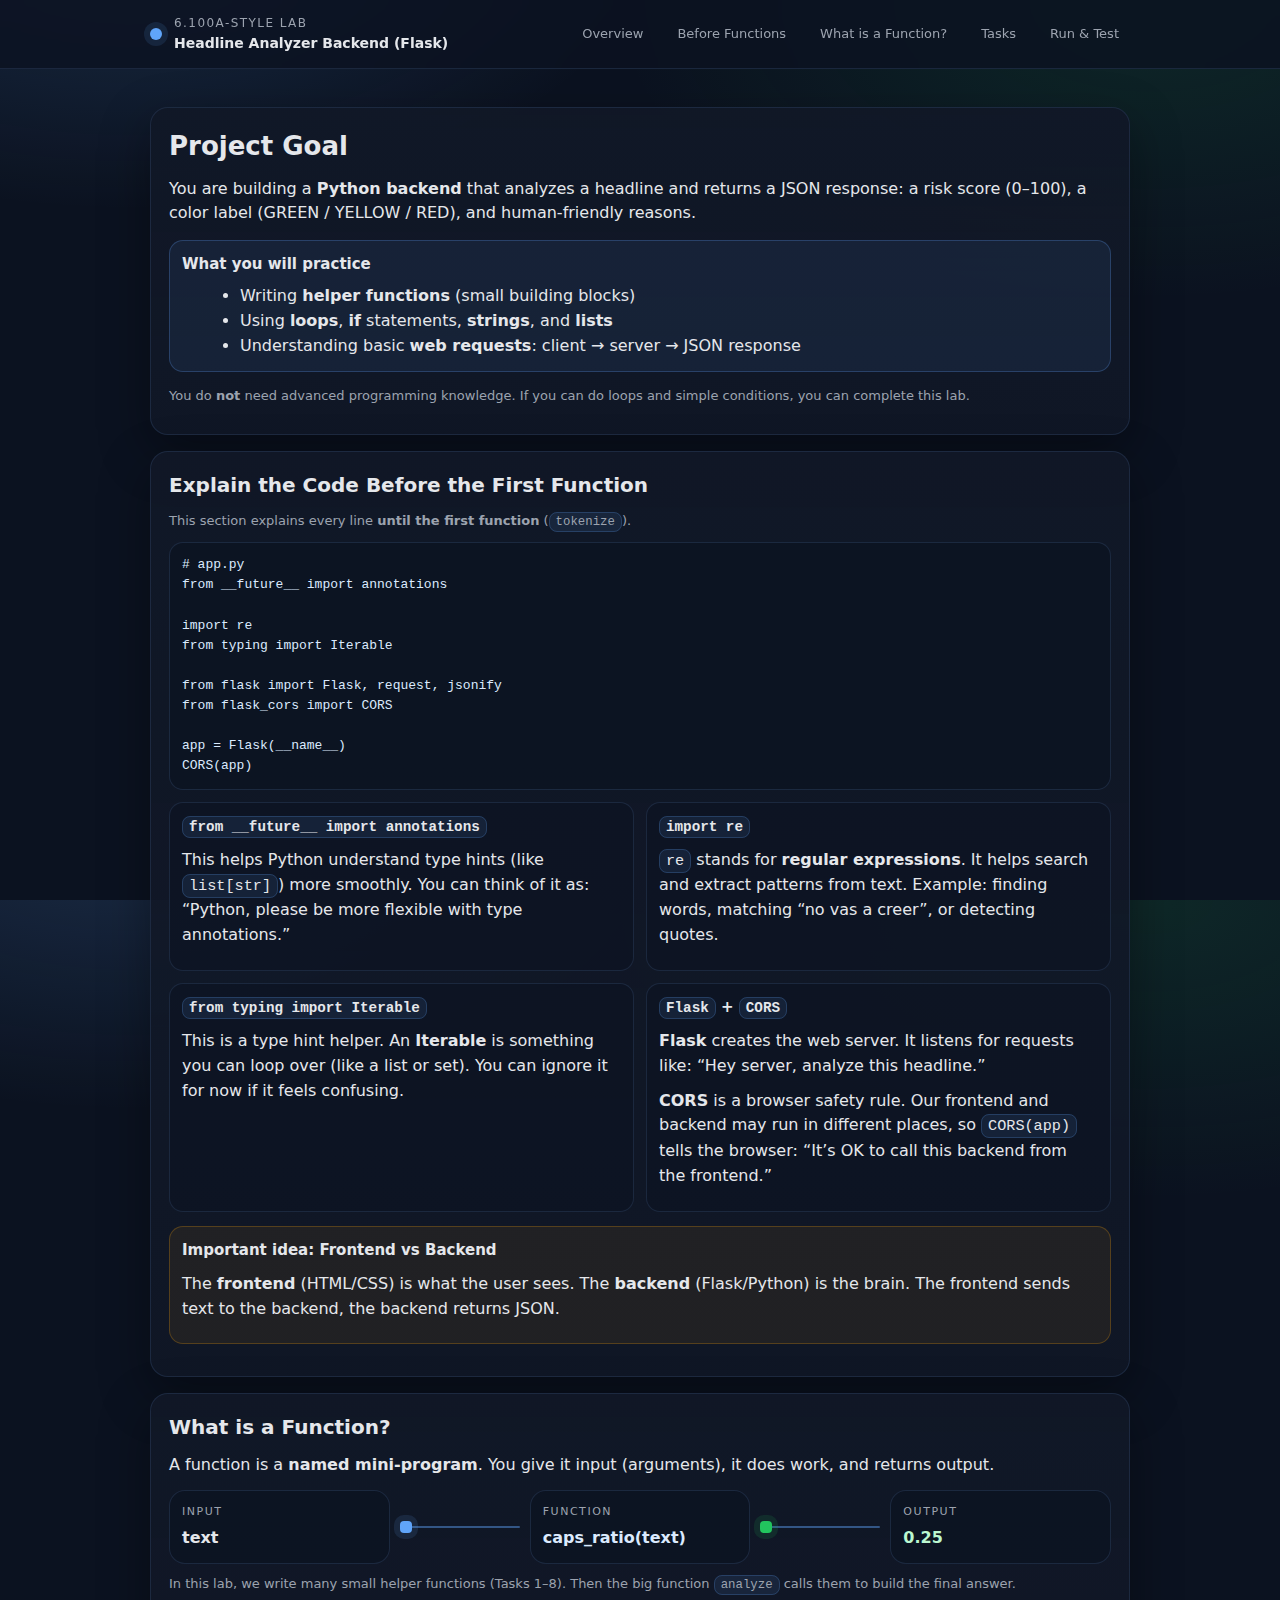
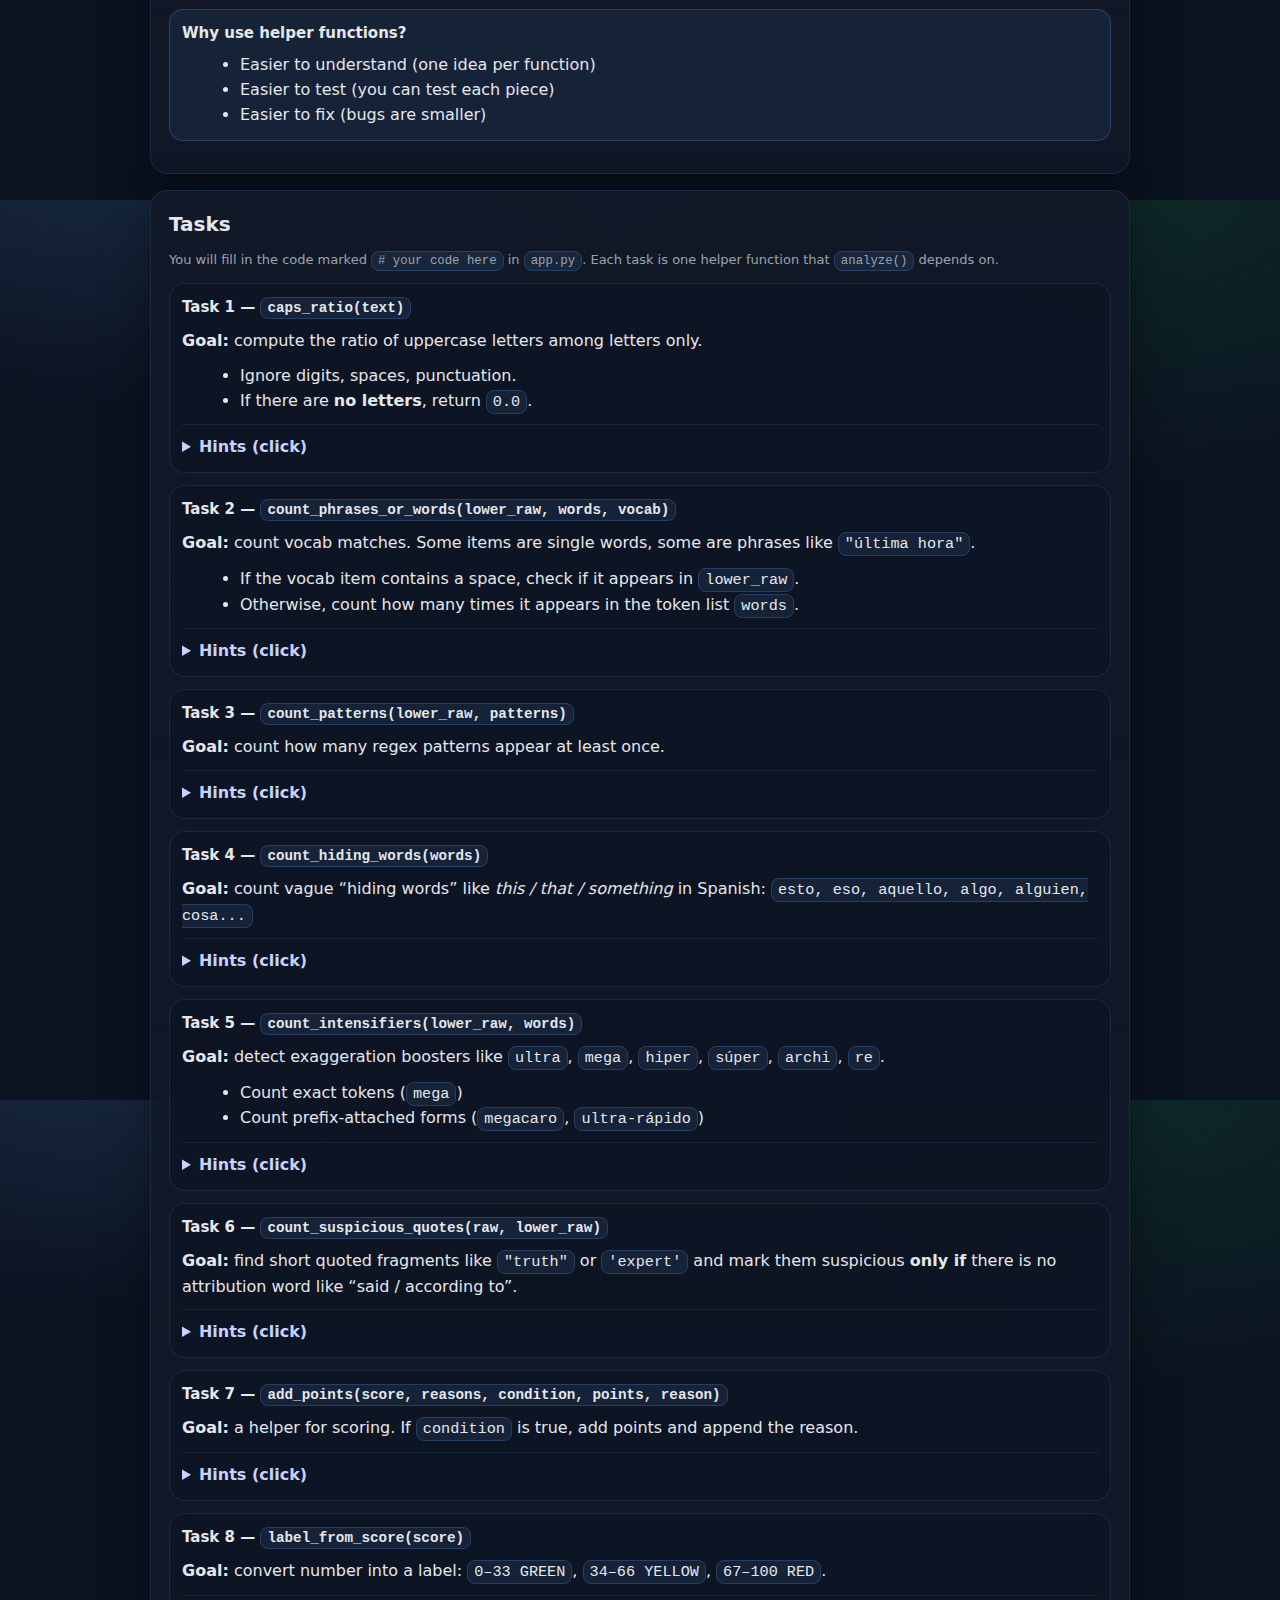
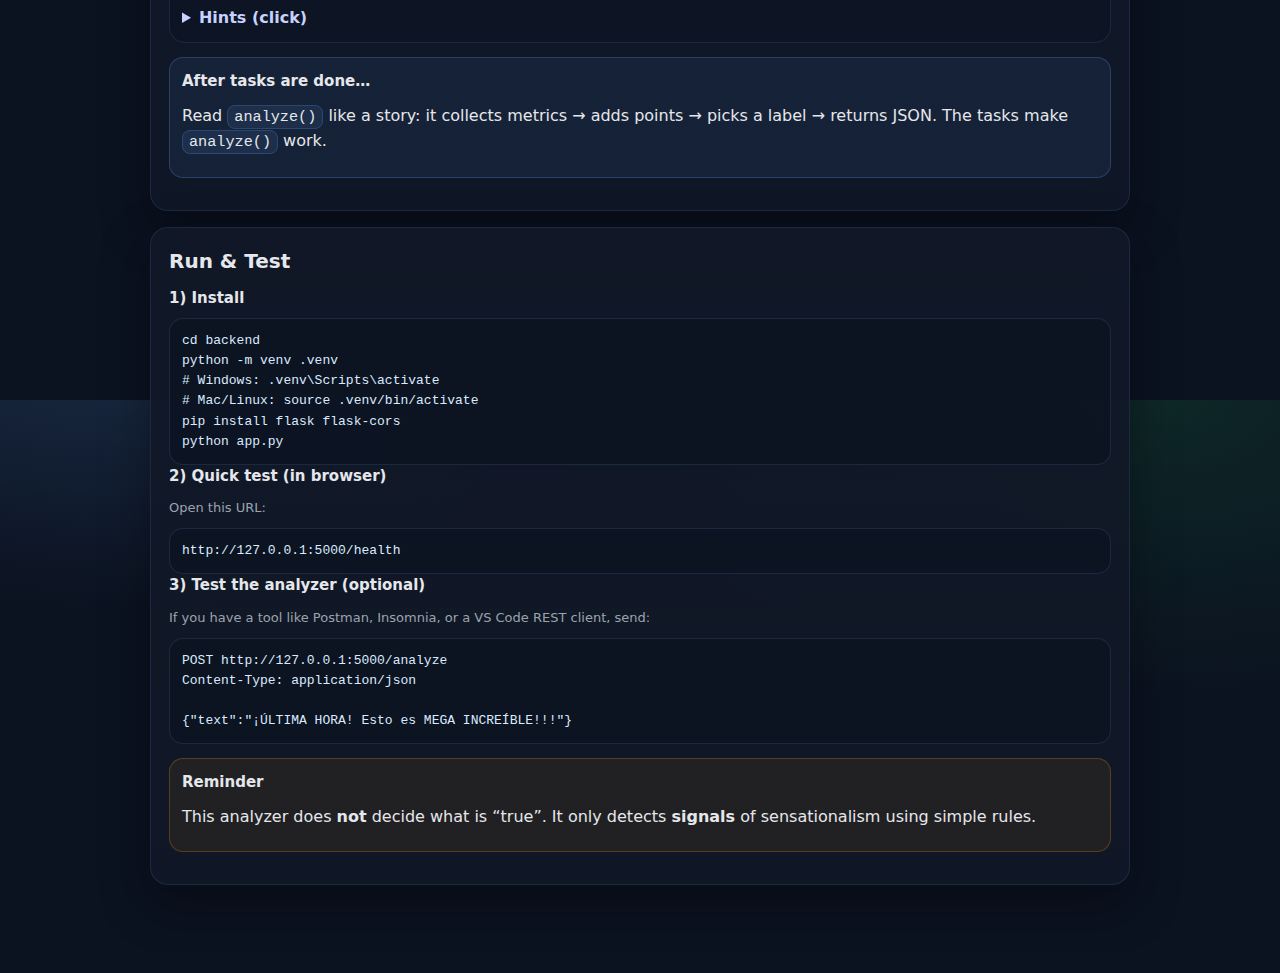
<file: index.html>
<!-- instructions.html -->
<!doctype html>
<html lang="en">
<head>
  <meta charset="utf-8" />
  <meta name="viewport" content="width=device-width, initial-scale=1" />
  <title>6.100A-Style Lab: Headline Analyzer (Python + Flask)</title>
  <link rel="stylesheet" href=".\instructions.css" />
</head>

<body>
  <header class="topbar">
    <div class="wrap">
      <div class="brand">
        <div class="dot"></div>
        <div>
          <div class="course">6.100A-style Lab</div>
          <div class="title">Headline Analyzer Backend (Flask)</div>
        </div>
      </div>
      <nav class="nav">
        <a href="#overview">Overview</a>
        <a href="#precode">Before Functions</a>
        <a href="#functions">What is a Function?</a>
        <a href="#tasks">Tasks</a>
        <a href="#run">Run & Test</a>
      </nav>
    </div>
  </header>

  <main class="wrap">
    <section id="overview" class="card">
      <h1>Project Goal</h1>
      <p>
        You are building a <b>Python backend</b> that analyzes a headline and returns a JSON response:
        a risk score (0–100), a color label (GREEN / YELLOW / RED), and human-friendly reasons.
      </p>

      <div class="callout">
        <h3>What you will practice</h3>
        <ul>
          <li>Writing <b>helper functions</b> (small building blocks)</li>
          <li>Using <b>loops</b>, <b>if</b> statements, <b>strings</b>, and <b>lists</b></li>
          <li>Understanding basic <b>web requests</b>: client → server → JSON response</li>
        </ul>
      </div>

      <p class="small">
        You do <b>not</b> need advanced programming knowledge. If you can do loops and simple conditions,
        you can complete this lab.
      </p>
    </section>

    <section id="precode" class="card">
      <h2>Explain the Code Before the First Function</h2>
      <p class="small">This section explains every line <b>until the first function</b> (<code>tokenize</code>).</p>

      <div class="codebox">
<pre><code># app.py
from __future__ import annotations

import re
from typing import Iterable

from flask import Flask, request, jsonify
from flask_cors import CORS

app = Flask(__name__)
CORS(app)
</code></pre>
      </div>

      <div class="grid2">
        <div class="note">
          <h3><code>from __future__ import annotations</code></h3>
          <p>
            This helps Python understand type hints (like <code>list[str]</code>) more smoothly.
            You can think of it as: “Python, please be more flexible with type annotations.”
          </p>
        </div>

        <div class="note">
          <h3><code>import re</code></h3>
          <p>
            <code>re</code> stands for <b>regular expressions</b>. It helps search and extract patterns from text.
            Example: finding words, matching “no vas a creer”, or detecting quotes.
          </p>
        </div>

        <div class="note">
          <h3><code>from typing import Iterable</code></h3>
          <p>
            This is a type hint helper. An <b>Iterable</b> is something you can loop over (like a list or set).
            You can ignore it for now if it feels confusing.
          </p>
        </div>

        <div class="note">
          <h3><code>Flask</code> + <code>CORS</code></h3>
          <p>
            <b>Flask</b> creates the web server. It listens for requests like:
            “Hey server, analyze this headline.”
          </p>
          <p>
            <b>CORS</b> is a browser safety rule. Our frontend and backend may run in different places,
            so <code>CORS(app)</code> tells the browser: “It’s OK to call this backend from the frontend.”
          </p>
        </div>
      </div>

      <div class="callout warn">
        <h3>Important idea: Frontend vs Backend</h3>
        <p>
          The <b>frontend</b> (HTML/CSS) is what the user sees. The <b>backend</b> (Flask/Python) is the brain.
          The frontend sends text to the backend, the backend returns JSON.
        </p>
      </div>
    </section>

    <section id="functions" class="card">
      <h2>What is a Function?</h2>
      <p>
        A function is a <b>named mini-program</b>. You give it input (arguments), it does work, and returns output.
      </p>

      <div class="func-visual">
        <div class="pipe">
          <div class="node input">
            <div class="cap">INPUT</div>
            <div class="body">text</div>
          </div>

          <div class="arrow">
            <div class="car" aria-hidden="true"></div>
            <div class="line"></div>
          </div>

          <div class="node func">
            <div class="cap">FUNCTION</div>
            <div class="body">caps_ratio(text)</div>
          </div>

          <div class="arrow">
            <div class="car car2" aria-hidden="true"></div>
            <div class="line"></div>
          </div>

          <div class="node output">
            <div class="cap">OUTPUT</div>
            <div class="body">0.25</div>
          </div>
        </div>

        <p class="small">
          In this lab, we write many small helper functions (Tasks 1–8). Then the big function
          <code>analyze</code> calls them to build the final answer.
        </p>
      </div>

      <div class="callout">
        <h3>Why use helper functions?</h3>
        <ul>
          <li>Easier to understand (one idea per function)</li>
          <li>Easier to test (you can test each piece)</li>
          <li>Easier to fix (bugs are smaller)</li>
        </ul>
      </div>
    </section>

    <section id="tasks" class="card">
      <h2>Tasks</h2>
      <p class="small">
        You will fill in the code marked <code># your code here</code> in <code>app.py</code>.
        Each task is one helper function that <code>analyze()</code> depends on.
      </p>

      <div class="task">
        <h3>Task 1 — <code>caps_ratio(text)</code></h3>
        <p><b>Goal:</b> compute the ratio of uppercase letters among letters only.</p>
        <ul>
          <li>Ignore digits, spaces, punctuation.</li>
          <li>If there are <b>no letters</b>, return <code>0.0</code>.</li>
        </ul>
        <details>
          <summary>Hints (click)</summary>
          <ul>
            <li>Make a list: <code>letters = [c for c in text if c.isalpha()]</code></li>
            <li>Count uppercase with a loop or <code>sum(1 for c in letters if c.isupper())</code></li>
            <li>Return <code>caps / len(letters)</code></li>
          </ul>
        </details>
      </div>

      <div class="task">
        <h3>Task 2 — <code>count_phrases_or_words(lower_raw, words, vocab)</code></h3>
        <p>
          <b>Goal:</b> count vocab matches. Some items are single words, some are phrases like <code>"última hora"</code>.
        </p>
        <ul>
          <li>If the vocab item contains a space, check if it appears in <code>lower_raw</code>.</li>
          <li>Otherwise, count how many times it appears in the token list <code>words</code>.</li>
        </ul>
        <details>
          <summary>Hints (click)</summary>
          <ul>
            <li>Loop: <code>for v in vocab:</code></li>
            <li>Phrase test: <code>if " " in v</code></li>
            <li>Word count: <code>words.count(v)</code></li>
          </ul>
        </details>
      </div>

      <div class="task">
        <h3>Task 3 — <code>count_patterns(lower_raw, patterns)</code></h3>
        <p><b>Goal:</b> count how many regex patterns appear at least once.</p>
        <details>
          <summary>Hints (click)</summary>
          <ul>
            <li>Use <code>re.search(pattern, lower_raw)</code></li>
            <li>Each pattern counts as 1 hit if it appears.</li>
            <li>You can do a loop and increment <code>hits</code>.</li>
          </ul>
        </details>
      </div>

      <div class="task">
        <h3>Task 4 — <code>count_hiding_words(words)</code></h3>
        <p>
          <b>Goal:</b> count vague “hiding words” like <i>this / that / something</i> in Spanish:
          <code>esto, eso, aquello, algo, alguien, cosa...</code>
        </p>
        <details>
          <summary>Hints (click)</summary>
          <ul>
            <li>Loop over <code>HIDING_WORDS</code> and add <code>words.count(w)</code></li>
            <li>This is just counting tokens (no regex needed).</li>
          </ul>
        </details>
      </div>

      <div class="task">
        <h3>Task 5 — <code>count_intensifiers(lower_raw, words)</code></h3>
        <p>
          <b>Goal:</b> detect exaggeration boosters like <code>ultra</code>, <code>mega</code>, <code>hiper</code>,
          <code>súper</code>, <code>archi</code>, <code>re</code>.
        </p>
        <ul>
          <li>Count exact tokens (<code>mega</code>)</li>
          <li>Count prefix-attached forms (<code>megacaro</code>, <code>ultra-rápido</code>)</li>
        </ul>
        <details>
          <summary>Hints (click)</summary>
          <ul>
            <li>Exact: <code>sum(1 for w in words if w in INTENSIFIER_PREFIXES)</code></li>
            <li>Prefix regex: <code>r"\bmega[-]?[a-záéíóúüñ]"</code></li>
            <li>Use <code>re.findall</code> to count matches.</li>
          </ul>
        </details>
      </div>

      <div class="task">
        <h3>Task 6 — <code>count_suspicious_quotes(raw, lower_raw)</code></h3>
        <p>
          <b>Goal:</b> find short quoted fragments like <code>"truth"</code> or <code>'expert'</code> and mark them suspicious
          <b>only if</b> there is no attribution word like “said / according to”.
        </p>
        <details>
          <summary>Hints (click)</summary>
          <ul>
            <li>First check attribution: <code>any(a in lower_raw for a in QUOTE_ATTRIBUTION_WORDS)</code></li>
            <li>Find quotes with regex: <code>re.findall(r'(["\'])([^"\']{1,40})\1', raw)</code></li>
            <li>Tokenize inside quotes and penalize if 1–3 words.</li>
          </ul>
        </details>
      </div>

      <div class="task">
        <h3>Task 7 — <code>add_points(score, reasons, condition, points, reason)</code></h3>
        <p>
          <b>Goal:</b> a helper for scoring. If <code>condition</code> is true, add points and append the reason.
        </p>
        <details>
          <summary>Hints (click)</summary>
          <ul>
            <li>If condition and points &gt; 0: <code>reasons.append(reason)</code> and return <code>score + points</code></li>
            <li>Else: return <code>score</code></li>
          </ul>
        </details>
      </div>

      <div class="task">
        <h3>Task 8 — <code>label_from_score(score)</code></h3>
        <p>
          <b>Goal:</b> convert number into a label:
          <code>0–33 GREEN</code>, <code>34–66 YELLOW</code>, <code>67–100 RED</code>.
        </p>
        <details>
          <summary>Hints (click)</summary>
          <ul>
            <li>Use <code>if</code> / <code>elif</code> / <code>else</code></li>
          </ul>
        </details>
      </div>

      <div class="callout">
        <h3>After tasks are done…</h3>
        <p>
          Read <code>analyze()</code> like a story: it collects metrics → adds points → picks a label → returns JSON.
          The tasks make <code>analyze()</code> work.
        </p>
      </div>
    </section>

    <section id="run" class="card">
      <h2>Run & Test</h2>

      <h3>1) Install</h3>
      <div class="codebox">
<pre><code>cd backend
python -m venv .venv
# Windows: .venv\Scripts\activate
# Mac/Linux: source .venv/bin/activate
pip install flask flask-cors
python app.py</code></pre>
      </div>

      <h3>2) Quick test (in browser)</h3>
      <p class="small">Open this URL:</p>
      <div class="codebox">
<pre><code>http://127.0.0.1:5000/health</code></pre>
      </div>

      <h3>3) Test the analyzer (optional)</h3>
      <p class="small">
        If you have a tool like Postman, Insomnia, or a VS Code REST client, send:
      </p>
      <div class="codebox">
<pre><code>POST http://127.0.0.1:5000/analyze
Content-Type: application/json

{"text":"¡ÚLTIMA HORA! Esto es MEGA INCREÍBLE!!!"}</code></pre>
      </div>

      <div class="callout warn">
        <h3>Reminder</h3>
        <p>
          This analyzer does <b>not</b> decide what is “true”. It only detects <b>signals</b> of sensationalism
          using simple rules.
        </p>
      </div>
    </section>


  </main>
</body>
</html>
</file>
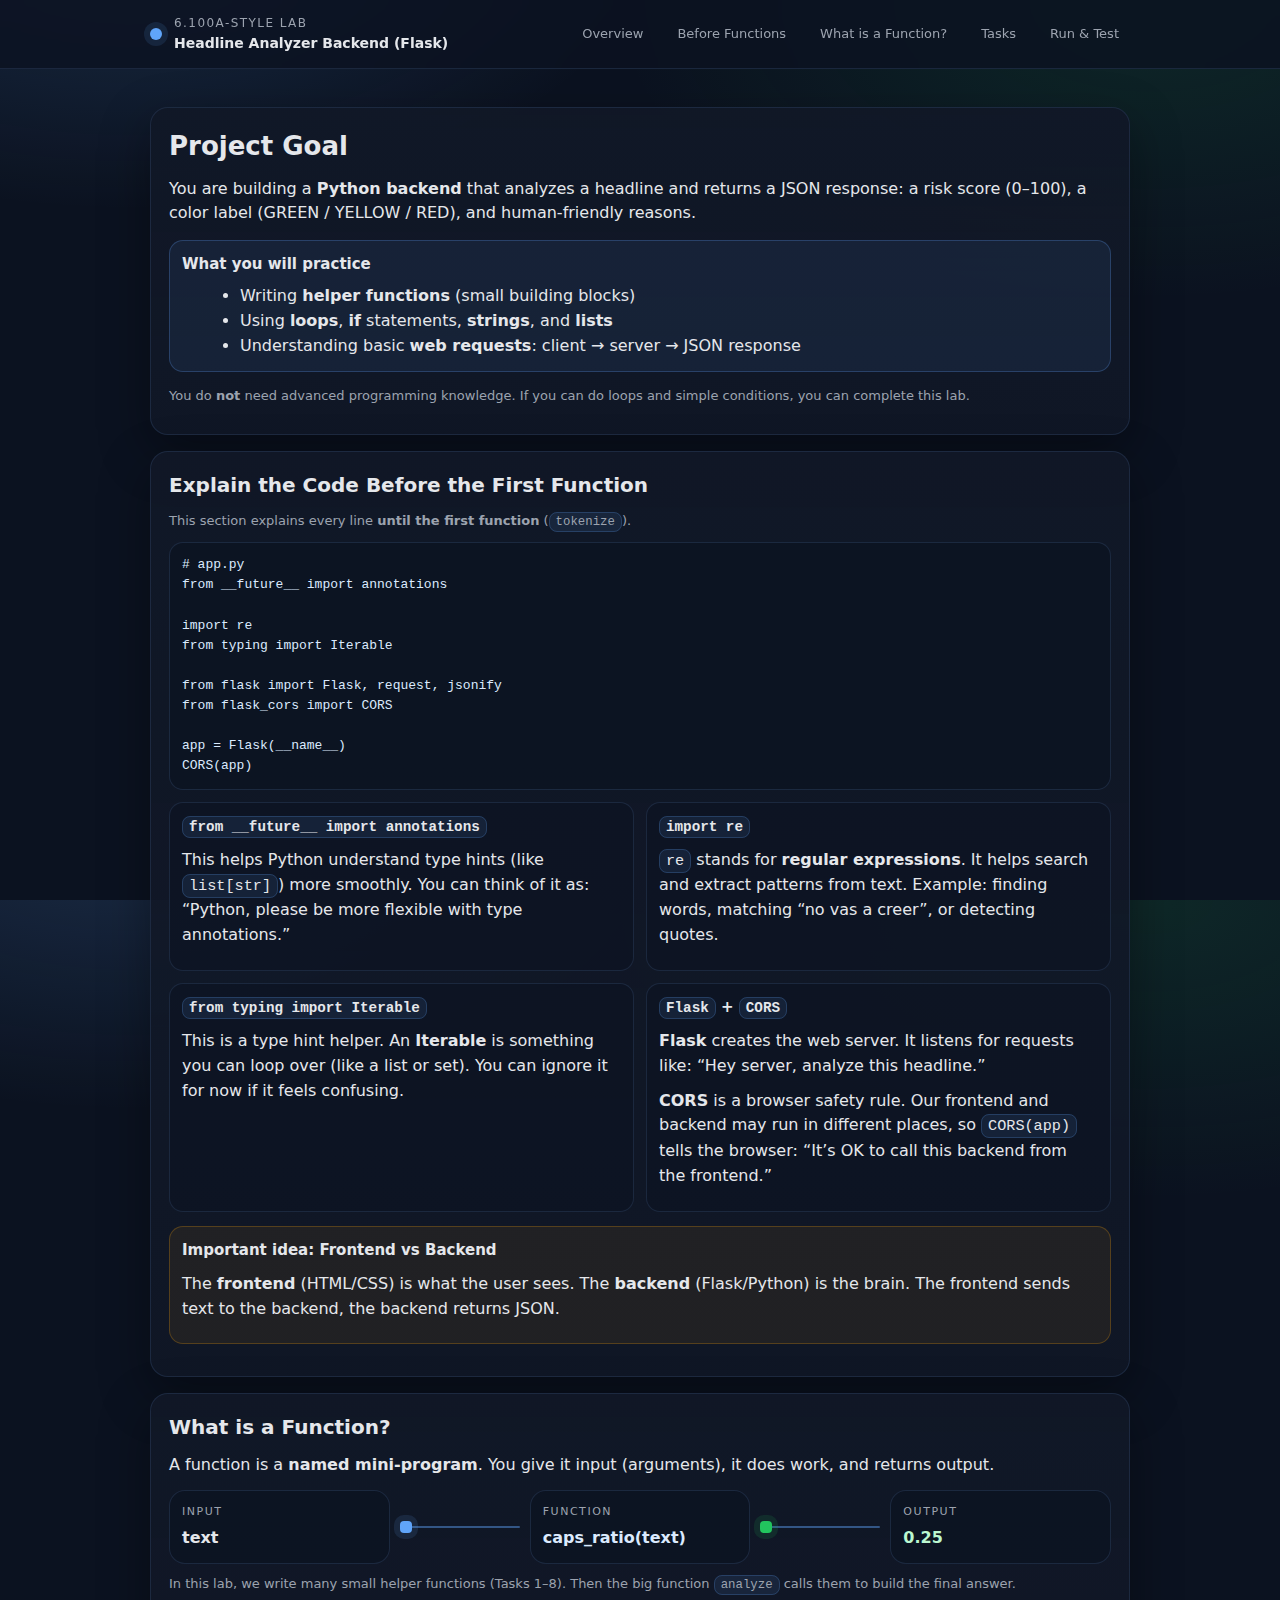
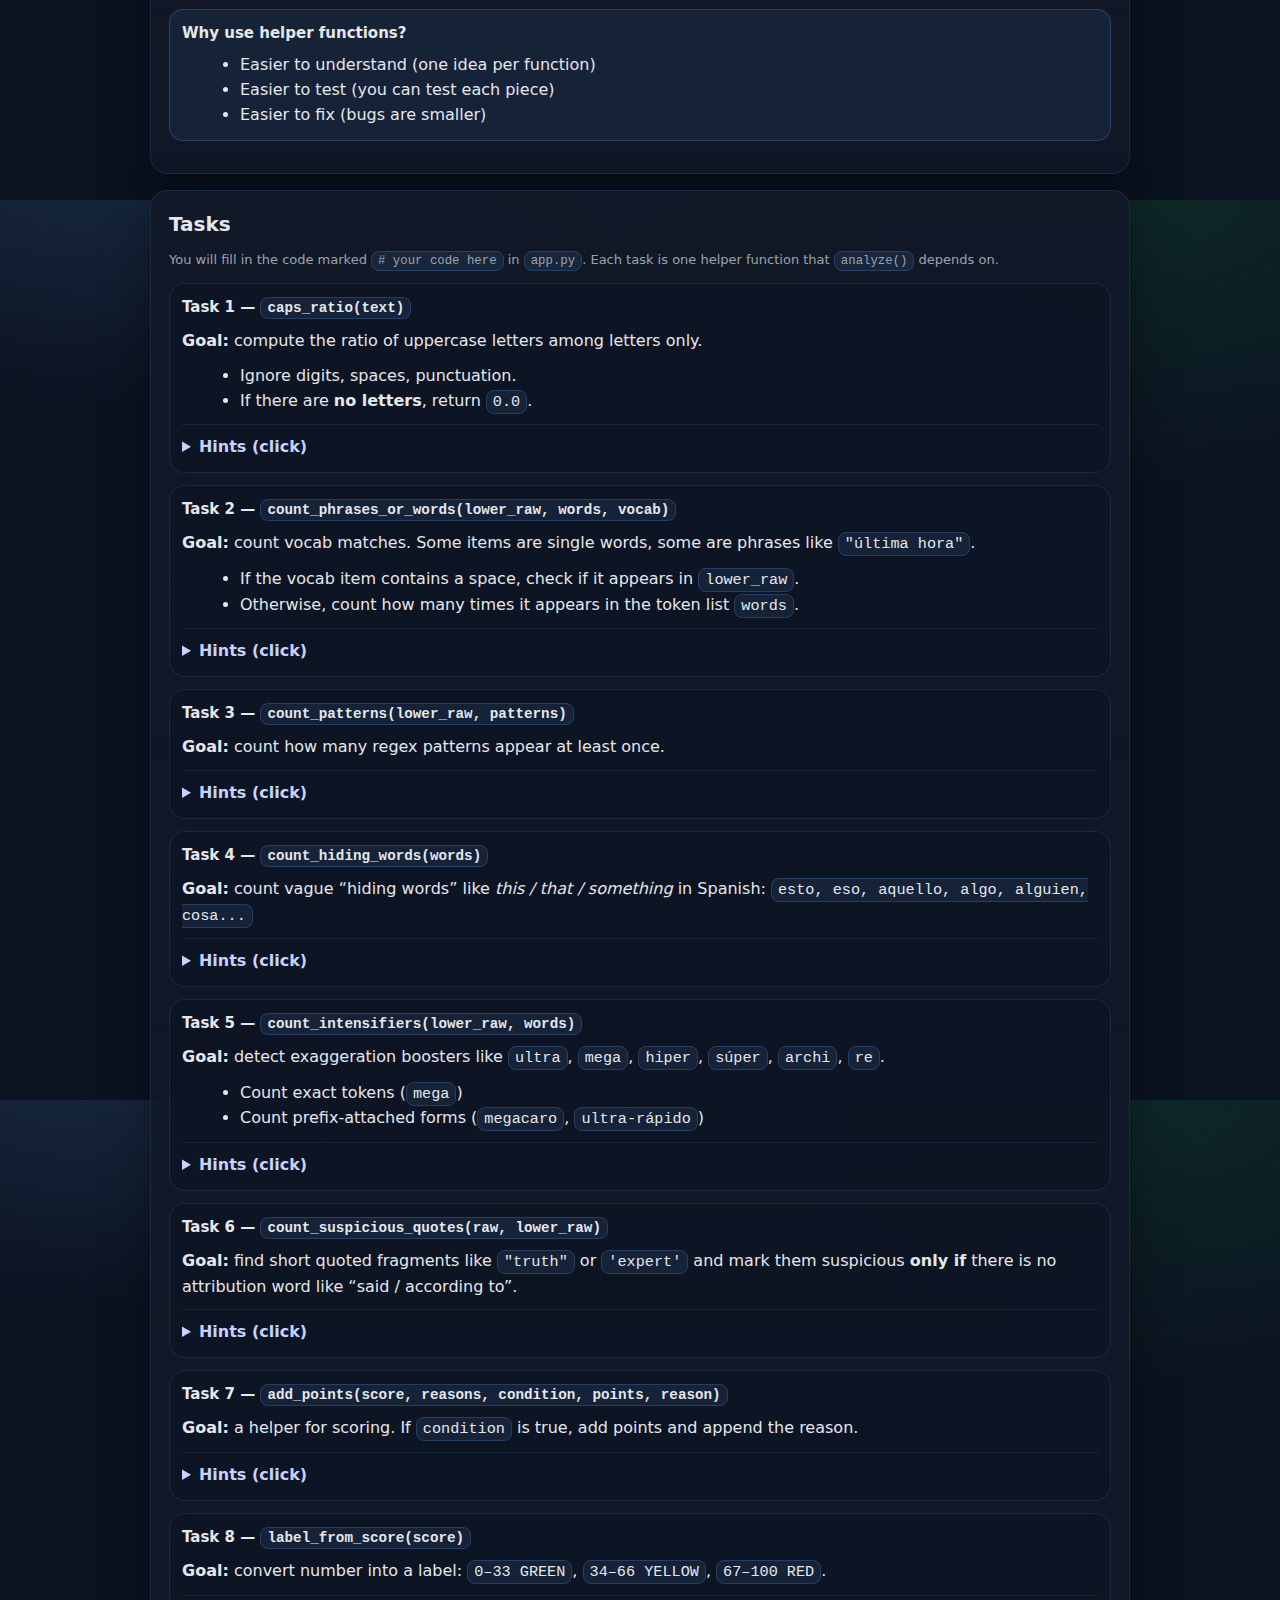
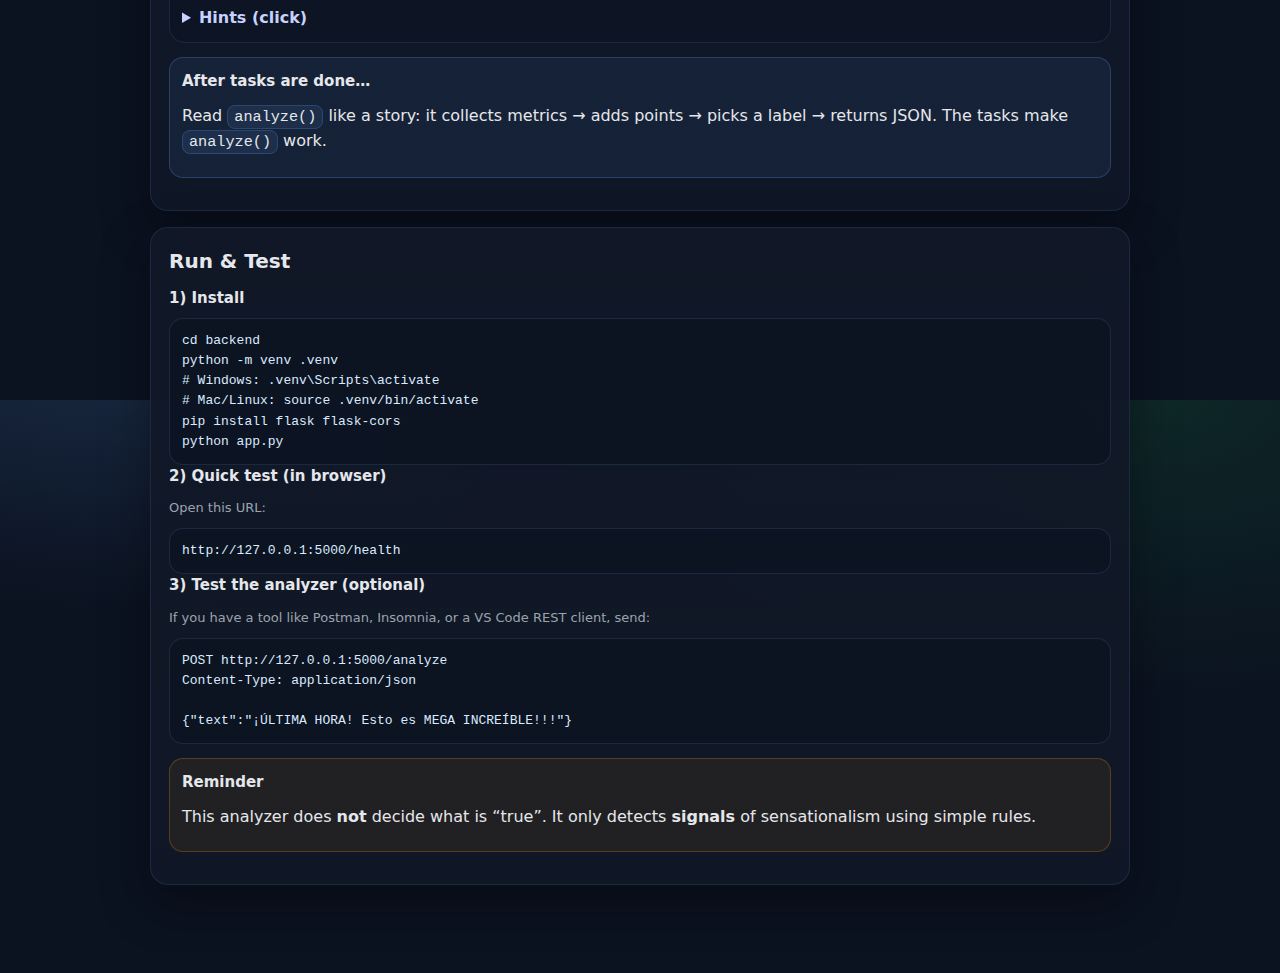
<file: instructions.html>
<!-- instructions.html -->
<!doctype html>
<html lang="en">
<head>
  <meta charset="utf-8" />
  <meta name="viewport" content="width=device-width, initial-scale=1" />
  <title>6.100A-Style Lab: Headline Analyzer (Python + Flask)</title>
  <link rel="stylesheet" href="instructions.css" />
</head>

<body>
  <header class="topbar">
    <div class="wrap">
      <div class="brand">
        <div class="dot"></div>
        <div>
          <div class="course">6.100A-style Lab</div>
          <div class="title">Headline Analyzer Backend (Flask)</div>
        </div>
      </div>
      <nav class="nav">
        <a href="#overview">Overview</a>
        <a href="#precode">Before Functions</a>
        <a href="#functions">What is a Function?</a>
        <a href="#tasks">Tasks</a>
        <a href="#run">Run & Test</a>
      </nav>
    </div>
  </header>

  <main class="wrap">
    <section id="overview" class="card">
      <h1>Project Goal</h1>
      <p>
        You are building a <b>Python backend</b> that analyzes a headline and returns a JSON response:
        a risk score (0–100), a color label (GREEN / YELLOW / RED), and human-friendly reasons.
      </p>

      <div class="callout">
        <h3>What you will practice</h3>
        <ul>
          <li>Writing <b>helper functions</b> (small building blocks)</li>
          <li>Using <b>loops</b>, <b>if</b> statements, <b>strings</b>, and <b>lists</b></li>
          <li>Understanding basic <b>web requests</b>: client → server → JSON response</li>
        </ul>
      </div>

      <p class="small">
        You do <b>not</b> need advanced programming knowledge. If you can do loops and simple conditions,
        you can complete this lab.
      </p>
    </section>

    <section id="precode" class="card">
      <h2>Explain the Code Before the First Function</h2>
      <p class="small">This section explains every line <b>until the first function</b> (<code>tokenize</code>).</p>

      <div class="codebox">
<pre><code># app.py
from __future__ import annotations

import re
from typing import Iterable

from flask import Flask, request, jsonify
from flask_cors import CORS

app = Flask(__name__)
CORS(app)
</code></pre>
      </div>

      <div class="grid2">
        <div class="note">
          <h3><code>from __future__ import annotations</code></h3>
          <p>
            This helps Python understand type hints (like <code>list[str]</code>) more smoothly.
            You can think of it as: “Python, please be more flexible with type annotations.”
          </p>
        </div>

        <div class="note">
          <h3><code>import re</code></h3>
          <p>
            <code>re</code> stands for <b>regular expressions</b>. It helps search and extract patterns from text.
            Example: finding words, matching “no vas a creer”, or detecting quotes.
          </p>
        </div>

        <div class="note">
          <h3><code>from typing import Iterable</code></h3>
          <p>
            This is a type hint helper. An <b>Iterable</b> is something you can loop over (like a list or set).
            You can ignore it for now if it feels confusing.
          </p>
        </div>

        <div class="note">
          <h3><code>Flask</code> + <code>CORS</code></h3>
          <p>
            <b>Flask</b> creates the web server. It listens for requests like:
            “Hey server, analyze this headline.”
          </p>
          <p>
            <b>CORS</b> is a browser safety rule. Our frontend and backend may run in different places,
            so <code>CORS(app)</code> tells the browser: “It’s OK to call this backend from the frontend.”
          </p>
        </div>
      </div>

      <div class="callout warn">
        <h3>Important idea: Frontend vs Backend</h3>
        <p>
          The <b>frontend</b> (HTML/CSS) is what the user sees. The <b>backend</b> (Flask/Python) is the brain.
          The frontend sends text to the backend, the backend returns JSON.
        </p>
      </div>
    </section>

    <section id="functions" class="card">
      <h2>What is a Function?</h2>
      <p>
        A function is a <b>named mini-program</b>. You give it input (arguments), it does work, and returns output.
      </p>

      <div class="func-visual">
        <div class="pipe">
          <div class="node input">
            <div class="cap">INPUT</div>
            <div class="body">text</div>
          </div>

          <div class="arrow">
            <div class="car" aria-hidden="true"></div>
            <div class="line"></div>
          </div>

          <div class="node func">
            <div class="cap">FUNCTION</div>
            <div class="body">caps_ratio(text)</div>
          </div>

          <div class="arrow">
            <div class="car car2" aria-hidden="true"></div>
            <div class="line"></div>
          </div>

          <div class="node output">
            <div class="cap">OUTPUT</div>
            <div class="body">0.25</div>
          </div>
        </div>

        <p class="small">
          In this lab, we write many small helper functions (Tasks 1–8). Then the big function
          <code>analyze</code> calls them to build the final answer.
        </p>
      </div>

      <div class="callout">
        <h3>Why use helper functions?</h3>
        <ul>
          <li>Easier to understand (one idea per function)</li>
          <li>Easier to test (you can test each piece)</li>
          <li>Easier to fix (bugs are smaller)</li>
        </ul>
      </div>
    </section>

    <section id="tasks" class="card">
      <h2>Tasks</h2>
      <p class="small">
        You will fill in the code marked <code># your code here</code> in <code>app.py</code>.
        Each task is one helper function that <code>analyze()</code> depends on.
      </p>

      <div class="task">
        <h3>Task 1 — <code>caps_ratio(text)</code></h3>
        <p><b>Goal:</b> compute the ratio of uppercase letters among letters only.</p>
        <ul>
          <li>Ignore digits, spaces, punctuation.</li>
          <li>If there are <b>no letters</b>, return <code>0.0</code>.</li>
        </ul>
        <details>
          <summary>Hints (click)</summary>
          <ul>
            <li>Make a list: <code>letters = [c for c in text if c.isalpha()]</code></li>
            <li>Count uppercase with a loop or <code>sum(1 for c in letters if c.isupper())</code></li>
            <li>Return <code>caps / len(letters)</code></li>
          </ul>
        </details>
      </div>

      <div class="task">
        <h3>Task 2 — <code>count_phrases_or_words(lower_raw, words, vocab)</code></h3>
        <p>
          <b>Goal:</b> count vocab matches. Some items are single words, some are phrases like <code>"última hora"</code>.
        </p>
        <ul>
          <li>If the vocab item contains a space, check if it appears in <code>lower_raw</code>.</li>
          <li>Otherwise, count how many times it appears in the token list <code>words</code>.</li>
        </ul>
        <details>
          <summary>Hints (click)</summary>
          <ul>
            <li>Loop: <code>for v in vocab:</code></li>
            <li>Phrase test: <code>if " " in v</code></li>
            <li>Word count: <code>words.count(v)</code></li>
          </ul>
        </details>
      </div>

      <div class="task">
        <h3>Task 3 — <code>count_patterns(lower_raw, patterns)</code></h3>
        <p><b>Goal:</b> count how many regex patterns appear at least once.</p>
        <details>
          <summary>Hints (click)</summary>
          <ul>
            <li>Use <code>re.search(pattern, lower_raw)</code></li>
            <li>Each pattern counts as 1 hit if it appears.</li>
            <li>You can do a loop and increment <code>hits</code>.</li>
          </ul>
        </details>
      </div>

      <div class="task">
        <h3>Task 4 — <code>count_hiding_words(words)</code></h3>
        <p>
          <b>Goal:</b> count vague “hiding words” like <i>this / that / something</i> in Spanish:
          <code>esto, eso, aquello, algo, alguien, cosa...</code>
        </p>
        <details>
          <summary>Hints (click)</summary>
          <ul>
            <li>Loop over <code>HIDING_WORDS</code> and add <code>words.count(w)</code></li>
            <li>This is just counting tokens (no regex needed).</li>
          </ul>
        </details>
      </div>

      <div class="task">
        <h3>Task 5 — <code>count_intensifiers(lower_raw, words)</code></h3>
        <p>
          <b>Goal:</b> detect exaggeration boosters like <code>ultra</code>, <code>mega</code>, <code>hiper</code>,
          <code>súper</code>, <code>archi</code>, <code>re</code>.
        </p>
        <ul>
          <li>Count exact tokens (<code>mega</code>)</li>
          <li>Count prefix-attached forms (<code>megacaro</code>, <code>ultra-rápido</code>)</li>
        </ul>
        <details>
          <summary>Hints (click)</summary>
          <ul>
            <li>Exact: <code>sum(1 for w in words if w in INTENSIFIER_PREFIXES)</code></li>
            <li>Prefix regex: <code>r"\bmega[-]?[a-záéíóúüñ]"</code></li>
            <li>Use <code>re.findall</code> to count matches.</li>
          </ul>
        </details>
      </div>

      <div class="task">
        <h3>Task 6 — <code>count_suspicious_quotes(raw, lower_raw)</code></h3>
        <p>
          <b>Goal:</b> find short quoted fragments like <code>"truth"</code> or <code>'expert'</code> and mark them suspicious
          <b>only if</b> there is no attribution word like “said / according to”.
        </p>
        <details>
          <summary>Hints (click)</summary>
          <ul>
            <li>First check attribution: <code>any(a in lower_raw for a in QUOTE_ATTRIBUTION_WORDS)</code></li>
            <li>Find quotes with regex: <code>re.findall(r'(["\'])([^"\']{1,40})\1', raw)</code></li>
            <li>Tokenize inside quotes and penalize if 1–3 words.</li>
          </ul>
        </details>
      </div>

      <div class="task">
        <h3>Task 7 — <code>add_points(score, reasons, condition, points, reason)</code></h3>
        <p>
          <b>Goal:</b> a helper for scoring. If <code>condition</code> is true, add points and append the reason.
        </p>
        <details>
          <summary>Hints (click)</summary>
          <ul>
            <li>If condition and points &gt; 0: <code>reasons.append(reason)</code> and return <code>score + points</code></li>
            <li>Else: return <code>score</code></li>
          </ul>
        </details>
      </div>

      <div class="task">
        <h3>Task 8 — <code>label_from_score(score)</code></h3>
        <p>
          <b>Goal:</b> convert number into a label:
          <code>0–33 GREEN</code>, <code>34–66 YELLOW</code>, <code>67–100 RED</code>.
        </p>
        <details>
          <summary>Hints (click)</summary>
          <ul>
            <li>Use <code>if</code> / <code>elif</code> / <code>else</code></li>
          </ul>
        </details>
      </div>

      <div class="callout">
        <h3>After tasks are done…</h3>
        <p>
          Read <code>analyze()</code> like a story: it collects metrics → adds points → picks a label → returns JSON.
          The tasks make <code>analyze()</code> work.
        </p>
      </div>
    </section>

    <section id="run" class="card">
      <h2>Run & Test</h2>

      <h3>1) Install</h3>
      <div class="codebox">
<pre><code>cd backend
python -m venv .venv
# Windows: .venv\Scripts\activate
# Mac/Linux: source .venv/bin/activate
pip install flask flask-cors
python app.py</code></pre>
      </div>

      <h3>2) Quick test (in browser)</h3>
      <p class="small">Open this URL:</p>
      <div class="codebox">
<pre><code>http://127.0.0.1:5000/health</code></pre>
      </div>

      <h3>3) Test the analyzer (optional)</h3>
      <p class="small">
        If you have a tool like Postman, Insomnia, or a VS Code REST client, send:
      </p>
      <div class="codebox">
<pre><code>POST http://127.0.0.1:5000/analyze
Content-Type: application/json

{"text":"¡ÚLTIMA HORA! Esto es MEGA INCREÍBLE!!!"}</code></pre>
      </div>

      <div class="callout warn">
        <h3>Reminder</h3>
        <p>
          This analyzer does <b>not</b> decide what is “true”. It only detects <b>signals</b> of sensationalism
          using simple rules.
        </p>
      </div>
    </section>


  </main>
</body>
</html>
</file>
<file: instructions.css>
/* instructions.css */
:root{
  --bg:#0b1220;
  --panel:#0f172a;
  --card:#111827;
  --border:#22304a;
  --text:#e5e7eb;
  --muted:#9ca3af;
  --accent:#60a5fa;
  --accent2:#22c55e;
  --warn:#f59e0b;
}

*{ box-sizing:border-box; }
html,body{ height:100%; }
body{
  margin:0;
  font-family: system-ui, -apple-system, Segoe UI, Roboto, Helvetica, Arial, "Apple Color Emoji","Segoe UI Emoji";
  background: radial-gradient(900px 500px at 10% -10%, rgba(96,165,250,0.18), transparent 60%),
              radial-gradient(900px 500px at 90% 0%, rgba(34,197,94,0.12), transparent 60%),
              var(--bg);
  color: var(--text);
  line-height:1.55;
}

.wrap{
  width:min(980px, calc(100% - 32px));
  margin:0 auto;
}

.topbar{
  position:sticky;
  top:0;
  z-index:10;
  background: rgba(11,18,32,0.8);
  backdrop-filter: blur(10px);
  border-bottom: 1px solid rgba(34,48,74,0.7);
}

.topbar .wrap{
  display:flex;
  align-items:center;
  justify-content:space-between;
  gap:16px;
  padding:14px 0;
}

.brand{
  display:flex;
  align-items:center;
  gap:12px;
  min-width: 240px;
}

.dot{
  width:12px;
  height:12px;
  border-radius:999px;
  background: var(--accent);
  box-shadow: 0 0 0 6px rgba(96,165,250,0.12);
}

.course{
  font-size:12px;
  letter-spacing:0.12em;
  text-transform:uppercase;
  color: var(--muted);
}

.title{
  font-size:14px;
  font-weight:700;
}

.nav{
  display:flex;
  flex-wrap:wrap;
  justify-content:flex-end;
  gap:12px;
}

.nav a{
  color: var(--muted);
  text-decoration:none;
  font-size:13px;
  padding:6px 10px;
  border-radius:999px;
  border:1px solid transparent;
}
.nav a:hover{
  color: var(--text);
  border-color: rgba(96,165,250,0.35);
  background: rgba(96,165,250,0.08);
}

main{ padding: 22px 0 50px; }

.card{
  background: linear-gradient(180deg, rgba(17,24,39,0.95), rgba(17,24,39,0.85));
  border: 1px solid rgba(34,48,74,0.75);
  border-radius: 18px;
  padding: 18px 18px;
  box-shadow: 0 18px 50px rgba(0,0,0,0.35);
  margin: 16px 0;
}

h1{ margin:0 0 10px; font-size:26px; }
h2{ margin:0 0 10px; font-size:20px; }
h3{ margin:0 0 8px; font-size:15px; }

p{ margin: 10px 0; color: var(--text); }
.small{ color: var(--muted); font-size: 13px; }

code{
  font-family: ui-monospace, SFMono-Regular, Menlo, Monaco, Consolas, "Liberation Mono", "Courier New", monospace;
  font-size: 0.95em;
  background: rgba(96,165,250,0.10);
  padding: 2px 6px;
  border-radius: 8px;
  border: 1px solid rgba(96,165,250,0.22);
}

.codebox{
  background: rgba(11,18,32,0.65);
  border: 1px solid rgba(34,48,74,0.75);
  border-radius: 14px;
  padding: 12px 12px;
  overflow:auto;
}
.codebox pre{ margin:0; }
.codebox code{
  background: transparent;
  border: none;
  padding: 0;
  font-size: 13px;
  color: #dbeafe;
}

.callout{
  background: rgba(96,165,250,0.08);
  border: 1px solid rgba(96,165,250,0.25);
  border-radius: 14px;
  padding: 12px 12px;
  margin: 14px 0;
}
.callout.warn{
  background: rgba(245,158,11,0.08);
  border-color: rgba(245,158,11,0.25);
}
.callout h3{ margin: 0 0 6px; }
.callout ul{ margin: 8px 0 0 18px; }

.grid2{
  display:grid;
  grid-template-columns: repeat(2, minmax(0, 1fr));
  gap: 12px;
  margin-top: 12px;
}
@media (max-width: 820px){
  .grid2{ grid-template-columns: 1fr; }
  .brand{ min-width:auto; }
}

.note{
  background: rgba(11,18,32,0.55);
  border: 1px solid rgba(34,48,74,0.7);
  border-radius: 14px;
  padding: 12px 12px;
}
.note h3{ margin:0 0 6px; }

.task{
  background: rgba(11,18,32,0.55);
  border: 1px solid rgba(34,48,74,0.7);
  border-radius: 16px;
  padding: 12px 12px;
  margin: 12px 0;
}
.task h3{ margin-bottom: 6px; }
.task ul{ margin: 8px 0 0 18px; }

details{
  margin-top: 10px;
  border-top: 1px solid rgba(34,48,74,0.6);
  padding-top: 10px;
}
summary{
  cursor:pointer;
  color: #c7d2fe;
  font-weight: 650;
}
summary:hover{ color: var(--text); }

.func-visual{
  margin-top: 12px;
}
.pipe{
  display:flex;
  align-items:center;
  gap: 10px;
  flex-wrap:wrap;
  justify-content:space-between;
}
.node{
  min-width: 160px;
  flex: 1;
  background: rgba(11,18,32,0.65);
  border: 1px solid rgba(34,48,74,0.75);
  border-radius: 16px;
  padding: 12px;
  position:relative;
  overflow:hidden;
}
.node .cap{
  font-size: 11px;
  letter-spacing: 0.14em;
  text-transform: uppercase;
  color: var(--muted);
}
.node .body{
  margin-top: 6px;
  font-weight: 800;
}
.node.func .body{ color: #dbeafe; }
.node.input .body{ color: #e5e7eb; }
.node.output .body{ color: #bbf7d0; }

.arrow{
  position: relative;
  height: 46px;
  flex: 0 0 120px;
  min-width: 120px;
  display:flex;
  align-items:center;
}
.line{
  width:100%;
  height: 2px;
  background: rgba(96,165,250,0.45);
  border-radius: 999px;
}
.car{
  position:absolute;
  width: 12px;
  height: 12px;
  border-radius: 4px;
  background: var(--accent);
  top: 50%;
  transform: translateY(-50%);
  animation: drive 2.2s linear infinite;
  box-shadow: 0 0 0 6px rgba(96,165,250,0.12);
}
.car2{
  animation-duration: 2.2s;
  animation-delay: 0.4s;
  background: var(--accent2);
  box-shadow: 0 0 0 6px rgba(34,197,94,0.12);
}
@keyframes drive{
  0%{ left: 0; opacity: 0.4; }
  10%{ opacity: 1; }
  90%{ opacity: 1; }
  100%{ left: calc(100% - 12px); opacity: 0.4; }
}

.footer{
  margin-top: 18px;
  padding-top: 10px;
  border-top: 1px solid rgba(34,48,74,0.6);
}
</file>
